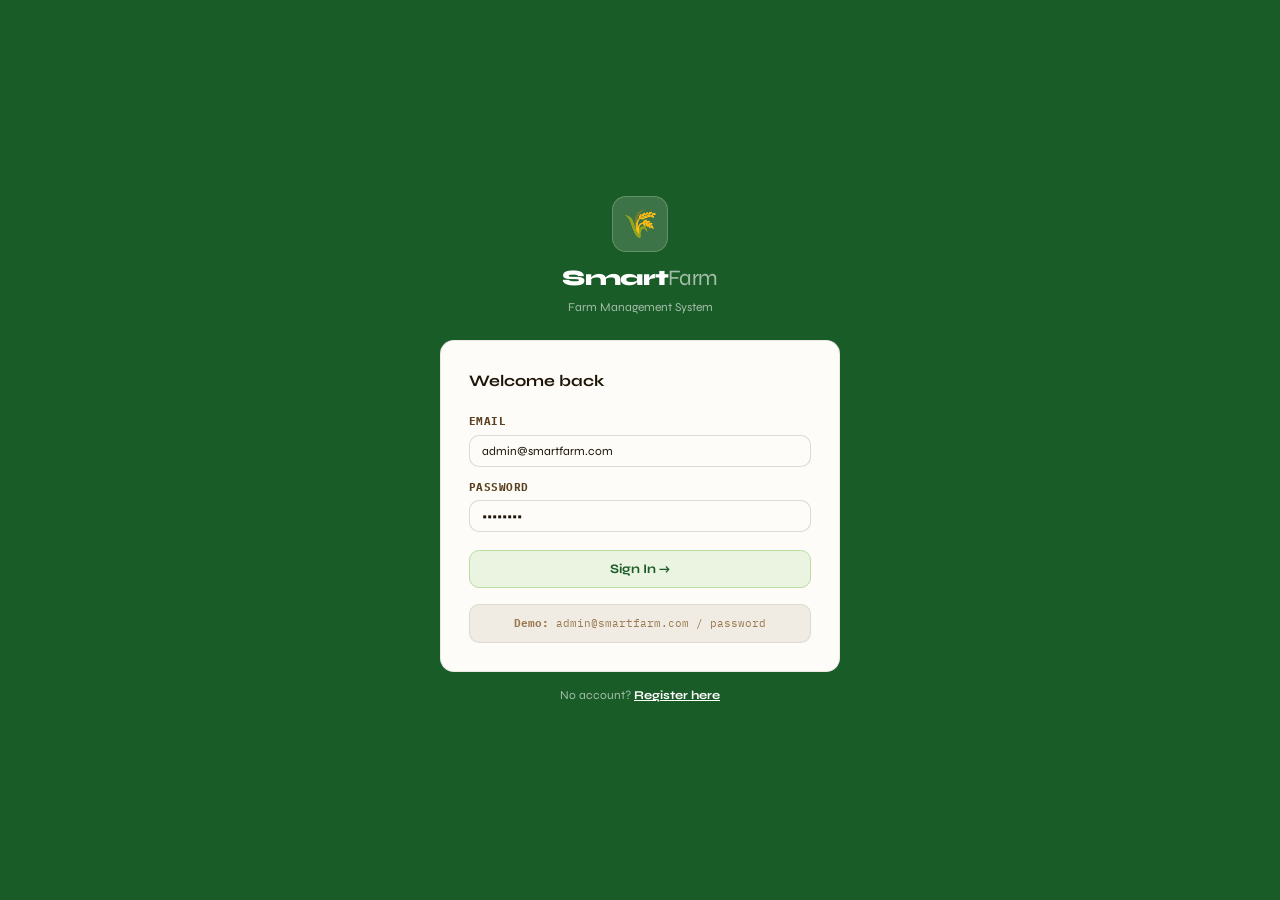
<file: login.html>
<!DOCTYPE html>
<html lang="en">
<head>
  <meta charset="UTF-8">
  <meta name="viewport" content="width=device-width,initial-scale=1">
  <title>SmartFarm — Sign In</title>
  <link rel="stylesheet" href="assets/css/app.css">
  <style>
    body{display:flex;align-items:center;justify-content:center;min-height:100vh;background:var(--green-t);padding:20px}
    .auth-wrap{width:100%;max-width:400px}
    .auth-brand{text-align:center;margin-bottom:24px}
    .auth-logo{width:56px;height:56px;background:rgba(255,255,255,.15);border-radius:14px;display:inline-flex;align-items:center;justify-content:center;font-size:28px;margin-bottom:10px;border:1px solid rgba(255,255,255,.2)}
    .auth-title{font-size:22px;font-weight:800;color:#fff;letter-spacing:-.3px}
    .auth-sub{font-size:12px;color:rgba(255,255,255,.6);margin-top:3px}
    .auth-card{background:var(--surf);border-radius:var(--radius-l);padding:28px;border:1px solid var(--border)}
    .auth-card h2{font-size:16px;font-weight:700;margin-bottom:20px;color:var(--text)}
    .auth-demo{margin-top:16px;padding:10px 12px;background:var(--surf2);border-radius:var(--radius);font-size:11px;color:var(--text3);text-align:center;border:1px solid var(--border);font-family:var(--mono)}
    .auth-footer{text-align:center;margin-top:14px;font-size:12px;color:rgba(255,255,255,.6)}
    .auth-footer a{color:#fff;font-weight:700}
  </style>
</head>
<body>
  <div class="auth-wrap">
    <div class="auth-brand">
      <div class="auth-logo">🌾</div>
      <div class="auth-title">Smart<span style="opacity:.6;font-weight:400">Farm</span></div>
      <div class="auth-sub">Farm Management System</div>
    </div>
    <div class="auth-card">
      <h2>Welcome back</h2>
      <div id="err" class="alert-bar" style="display:none;margin-bottom:14px"></div>
      <div class="form-group" style="margin-bottom:12px">
        <label class="form-label">Email</label>
        <input type="email" id="email" class="form-input" value="admin@smartfarm.com" placeholder="you@example.com">
      </div>
      <div class="form-group" style="margin-bottom:18px">
        <label class="form-label">Password</label>
        <input type="password" id="password" class="form-input" value="password" placeholder="••••••••">
      </div>
      <button onclick="doLogin()" class="btn btn-primary btn-block" style="padding:10px;font-size:13px">Sign In →</button>
      <div class="auth-demo"><strong>Demo:</strong> admin@smartfarm.com / password</div>
    </div>
    <div class="auth-footer">No account? <a href="register.html">Register here</a></div>
  </div>
  <script src="assets/js/app.js"></script>
  <script>
    if(SF.session()) window.location.href='dashboard.html';
    function doLogin(){
      const e=document.getElementById('email').value.trim();
      const p=document.getElementById('password').value;
      const errEl=document.getElementById('err');
      errEl.style.display='none';
      if(!e||!p){errEl.innerHTML='Please fill in all fields.';errEl.style.display='flex';return;}
      const r=SF.login(e,p);
      if(r.ok) window.location.href='dashboard.html';
      else{errEl.innerHTML='⚠ '+r.msg;errEl.style.display='flex';}
    }
    document.addEventListener('keydown',e=>{if(e.key==='Enter')doLogin();});
  </script>
</body>
</html>
</file>
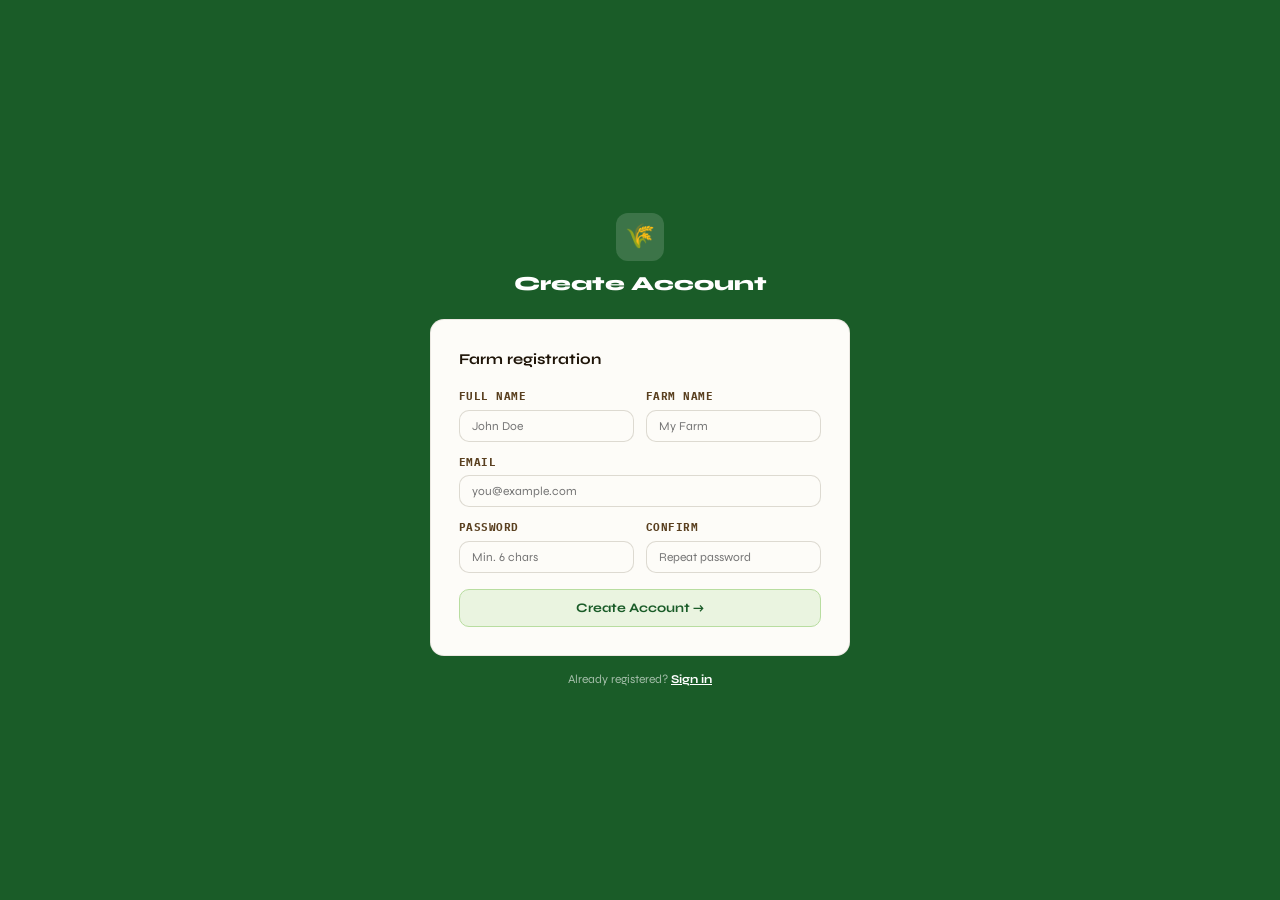
<file: register.html>
<!DOCTYPE html>
<html lang="en">
<head>
  <meta charset="UTF-8"><meta name="viewport" content="width=device-width,initial-scale=1">
  <title>SmartFarm — Register</title>
  <link rel="stylesheet" href="assets/css/app.css">
  <style>
    body{display:flex;align-items:center;justify-content:center;min-height:100vh;background:var(--green-t);padding:20px}
    .auth-wrap{width:100%;max-width:420px}
    .auth-brand{text-align:center;margin-bottom:20px}
    .auth-logo{width:48px;height:48px;background:rgba(255,255,255,.15);border-radius:12px;display:inline-flex;align-items:center;justify-content:center;font-size:24px;margin-bottom:8px}
    .auth-title{font-size:20px;font-weight:800;color:#fff}
    .auth-card{background:var(--surf);border-radius:var(--radius-l);padding:28px;border:1px solid var(--border)}
    .auth-footer{text-align:center;margin-top:14px;font-size:12px;color:rgba(255,255,255,.6)}
    .auth-footer a{color:#fff;font-weight:700}
  </style>
</head>
<body>
  <div class="auth-wrap">
    <div class="auth-brand">
      <div class="auth-logo">🌾</div>
      <div class="auth-title">Create Account</div>
    </div>
    <div class="auth-card">
      <h2 style="font-size:15px;font-weight:700;margin-bottom:18px">Farm registration</h2>
      <div id="err" class="alert-bar" style="display:none;margin-bottom:14px"></div>
      <div class="form-grid">
        <div class="form-group"><label class="form-label">Full Name</label><input type="text" id="name" class="form-input" placeholder="John Doe"></div>
        <div class="form-group"><label class="form-label">Farm Name</label><input type="text" id="farm" class="form-input" placeholder="My Farm"></div>
        <div class="form-group form-span-2"><label class="form-label">Email</label><input type="email" id="email" class="form-input" placeholder="you@example.com"></div>
        <div class="form-group"><label class="form-label">Password</label><input type="password" id="pwd" class="form-input" placeholder="Min. 6 chars"></div>
        <div class="form-group"><label class="form-label">Confirm</label><input type="password" id="pwd2" class="form-input" placeholder="Repeat password"></div>
      </div>
      <button onclick="doRegister()" class="btn btn-primary btn-block" style="margin-top:16px;padding:10px;font-size:13px">Create Account →</button>
    </div>
    <div class="auth-footer">Already registered? <a href="login.html">Sign in</a></div>
  </div>
  <script src="assets/js/app.js"></script>
  <script>
    if(SF.session()) window.location.href='dashboard.html';
    function doRegister(){
      const n=document.getElementById('name').value.trim();
      const e=document.getElementById('email').value.trim();
      const f=document.getElementById('farm').value.trim();
      const p=document.getElementById('pwd').value;
      const p2=document.getElementById('pwd2').value;
      const err=document.getElementById('err');err.style.display='none';
      if(!n||!e||!p){err.innerHTML='⚠ Please fill in all required fields.';err.style.display='flex';return;}
      if(p!==p2){err.innerHTML='⚠ Passwords do not match.';err.style.display='flex';return;}
      if(p.length<6){err.innerHTML='⚠ Password must be at least 6 characters.';err.style.display='flex';return;}
      const r=SF.register(n,e,p,f);
      if(r.ok){SF.login(e,p);window.location.href='dashboard.html';}
      else{err.innerHTML='⚠ '+r.msg;err.style.display='flex';}
    }
  </script>
</body>
</html>
</file>
<file: assets/css/app.css>
@import url('https://fonts.googleapis.com/css2?family=Syne:wght@400;500;600;700;800&family=IBM+Plex+Mono:wght@400;500&display=swap');

*,*::before,*::after{box-sizing:border-box;margin:0;padding:0}

:root {
  --green:    #2d7a3a;
  --green-l:  #eaf4e0;
  --green-m:  #b8dda0;
  --green-t:  #1a5c28;
  --amber:    #b87418;
  --amber-l:  #faeeda;
  --amber-m:  #f5c97a;
  --red:      #a83030;
  --red-l:    #fceaea;
  --red-m:    #f0a0a0;
  --blue:     #1a60a8;
  --blue-l:   #e4f0fc;
  --blue-m:   #88b8ec;
  --gray:     #5c5c5a;
  --bg:       #f2f0ea;
  --surf:     #fdfcf8;
  --surf2:    #f0ece4;
  --border:   rgba(60,40,10,.09);
  --border2:  rgba(60,40,10,.16);
  --text:     #1e1408;
  --text2:    #5a4020;
  --text3:    #9a7850;
  --radius:   10px;
  --radius-l: 14px;
  --shadow:   0 1px 3px rgba(0,0,0,.06), 0 4px 12px rgba(0,0,0,.05);
  --font:     'Syne', sans-serif;
  --mono:     'IBM Plex Mono', monospace;
}

body { font-family:var(--font); background:var(--bg); color:var(--text); font-size:13px; line-height:1.5; min-height:100vh; }

/* ── SHELL ── */
.shell { display:grid; grid-template-columns:210px 1fr; grid-template-rows:auto 1fr; min-height:100vh; }

/* ── TOPBAR ── */
.topbar {
  grid-column:1/-1;
  display:flex; align-items:center; justify-content:space-between;
  padding:0 18px; height:48px;
  background:var(--surf); border-bottom:1px solid var(--border);
  position:sticky; top:0; z-index:100;
}
.tb-brand { display:flex; align-items:center; gap:9px; }
.tb-logo  { width:30px; height:30px; background:var(--green); border-radius:7px; display:flex; align-items:center; justify-content:center; font-size:16px; }
.tb-name  { font-size:15px; font-weight:700; letter-spacing:-.2px; color:var(--text); }
.tb-name em { color:var(--green-t); font-style:normal; }
.tb-right { display:flex; align-items:center; gap:10px; }
.live-pill { display:flex; align-items:center; gap:5px; background:var(--green-l); border:1px solid var(--green-m); padding:4px 10px; border-radius:20px; font-size:11px; color:var(--green-t); font-family:var(--mono); }
.live-dot { width:6px; height:6px; border-radius:50%; background:var(--green); animation:pulse 1.6s ease-in-out infinite; }
@keyframes pulse{0%,100%{opacity:1}50%{opacity:.35}}
.tb-time { font-size:11px; color:var(--text3); font-family:var(--mono); }
.tb-avatar { width:28px; height:28px; border-radius:50%; background:var(--green-l); border:1px solid var(--green-m); display:flex; align-items:center; justify-content:center; font-size:11px; font-weight:700; color:var(--green-t); cursor:pointer; }

/* ── SIDEBAR ── */
.sidebar {
  background:var(--surf); border-right:1px solid var(--border);
  display:flex; flex-direction:column; overflow-y:auto;
  position:sticky; top:48px; height:calc(100vh - 48px);
}
.sb-farm { margin:12px 10px; padding:10px 12px; background:var(--green-l); border:1px solid var(--green-m); border-radius:var(--radius); }
.sb-farm-tag  { font-size:9px; font-family:var(--mono); color:var(--green-t); text-transform:uppercase; letter-spacing:.07em; }
.sb-farm-name { font-size:12px; font-weight:700; color:var(--green-t); margin-top:2px; }
.sb-farm-loc  { font-size:10px; color:var(--text3); margin-top:1px; }
.sb-section { font-size:9px; font-family:var(--mono); color:var(--text3); text-transform:uppercase; letter-spacing:.08em; padding:10px 14px 4px; }
.nav-link {
  display:flex; align-items:center; gap:9px;
  padding:8px 14px; font-size:12px; font-weight:600; color:var(--text2);
  cursor:pointer; border-left:2.5px solid transparent;
  transition:all .14s; text-decoration:none; border-radius:0;
  margin-bottom:1px;
}
.nav-link:hover { background:var(--surf2); color:var(--text); }
.nav-link.active { background:var(--green-l); color:var(--green-t); border-left-color:var(--green); }
.nav-icon { font-size:14px; width:18px; text-align:center; }
.nav-badge { margin-left:auto; background:var(--red); color:#fff; font-size:9px; border-radius:9px; padding:1px 5px; font-family:var(--mono); }
.nav-badge.g { background:var(--green); }
.sb-footer { margin-top:auto; padding:12px 14px; border-top:1px solid var(--border); }
.sb-user  { display:flex; align-items:center; gap:9px; }
.sb-av    { width:30px; height:30px; border-radius:50%; background:var(--green-l); border:1px solid var(--green-m); display:flex; align-items:center; justify-content:center; font-size:11px; font-weight:700; color:var(--green-t); flex-shrink:0; }
.sb-uname { font-size:12px; font-weight:700; }
.sb-role  { font-size:10px; color:var(--text3); text-transform:capitalize; }
.sb-logout{ display:flex; align-items:center; gap:6px; margin-top:8px; font-size:11px; color:var(--text3); cursor:pointer; padding:6px 0; font-family:var(--mono); border:none; background:none; font-family:var(--font); width:100%; }
.sb-logout:hover { color:var(--red); }

/* ── CONTENT ── */
.content { background:var(--bg); overflow-y:auto; }
.page    { display:none; padding:18px 20px; }
.page.active { display:block; }

/* ── ALERT BAR ── */
.alert-bar {
  display:flex; align-items:center; gap:10px;
  background:var(--red-l); border:1px solid var(--red-m);
  border-radius:var(--radius); padding:10px 14px;
  margin-bottom:16px; font-size:12px; color:var(--red);
  animation:fadeIn .3s ease;
}
@keyframes fadeIn{from{opacity:0;transform:translateY(-4px)}to{opacity:1;transform:none}}
.alert-link { color:var(--red); text-decoration:underline; cursor:pointer; margin-left:4px; font-weight:700; }

/* ── KPI ROW ── */
.kpi-row { display:grid; grid-template-columns:repeat(5,1fr); gap:10px; margin-bottom:16px; }
.kpi-row.cols-4 { grid-template-columns:repeat(4,1fr); }
.kpi {
  background:var(--surf); border:1px solid var(--border);
  border-radius:var(--radius); padding:14px; position:relative; overflow:hidden;
}
.kpi::before { content:''; position:absolute; top:0; left:0; right:0; height:3px; background:var(--kpi-accent,var(--amber)); border-radius:var(--radius) var(--radius) 0 0; }
.kpi-lbl { font-size:9px; font-family:var(--mono); color:var(--text3); text-transform:uppercase; letter-spacing:.06em; margin-bottom:7px; }
.kpi-val { font-size:22px; font-weight:700; letter-spacing:-.5px; line-height:1; }
.kpi-val.good { color:var(--green-t); }
.kpi-val.bad  { color:var(--red); }
.kpi-val.warn { color:var(--amber); }
.kpi-delta { display:inline-flex; align-items:center; gap:3px; font-size:10px; font-family:var(--mono); margin-top:6px; padding:2px 7px; border-radius:20px; }
.delta-up { background:var(--green-l); color:var(--green-t); }
.delta-dn { background:var(--red-l); color:var(--red); }
.delta-nt { background:var(--amber-l); color:var(--amber); }

/* ── GRID LAYOUTS ── */
.grid-2    { display:grid; grid-template-columns:3fr 2fr; gap:14px; }
.grid-2b   { display:grid; grid-template-columns:1fr 1fr; gap:14px; }
.grid-3    { display:grid; grid-template-columns:repeat(3,1fr); gap:14px; }

/* ── PANELS ── */
.panel { background:var(--surf); border:1px solid var(--border); border-radius:var(--radius-l); overflow:hidden; margin-bottom:14px; }
.panel:last-child { margin-bottom:0; }
.ph { display:flex; align-items:center; justify-content:space-between; padding:11px 16px; border-bottom:1px solid var(--border); }
.ph-title { font-size:12px; font-weight:700; }
.ph-meta  { font-size:10px; color:var(--text3); font-family:var(--mono); }
.ph-actions { display:flex; gap:6px; align-items:center; }

/* ── BUTTONS ── */
.btn { display:inline-flex; align-items:center; gap:5px; padding:5px 12px; font-size:11px; font-weight:700; border-radius:var(--radius); border:1px solid var(--border2); background:transparent; color:var(--text2); cursor:pointer; font-family:var(--font); transition:all .14s; text-decoration:none; }
.btn:hover { border-color:var(--green); color:var(--green-t); }
.btn-primary { background:var(--green-l); color:var(--green-t); border-color:var(--green-m); }
.btn-primary:hover { background:var(--green); color:#fff; border-color:var(--green); }
.btn-danger  { background:var(--red-l); color:var(--red); border-color:var(--red-m); }
.btn-danger:hover { background:var(--red); color:#fff; }
.btn-sm { padding:3px 9px; font-size:10px; }
.btn-block { width:100%; justify-content:center; }

/* ── CHIPS / BADGES ── */
.chip { display:inline-flex; align-items:center; gap:3px; font-size:9px; font-weight:700; padding:2px 8px; border-radius:20px; font-family:var(--mono); white-space:nowrap; }
.chip-ok   { background:var(--green-l); color:var(--green-t); border:1px solid var(--green-m); }
.chip-bad  { background:var(--red-l);   color:var(--red);     border:1px solid var(--red-m);   }
.chip-warn { background:var(--amber-l); color:var(--amber);   border:1px solid var(--amber-m); }
.chip-blue { background:var(--blue-l);  color:var(--blue);    border:1px solid var(--blue-m);  }
.chip-gray { background:var(--surf2);   color:var(--gray);    border:1px solid var(--border2); }

/* ── DATA TABLE ── */
.tbl { width:100%; border-collapse:collapse; font-size:11px; }
.tbl th { text-align:left; padding:8px 14px; font-size:9px; font-family:var(--mono); color:var(--text3); text-transform:uppercase; letter-spacing:.06em; border-bottom:1px solid var(--border); font-weight:500; }
.tbl td { padding:10px 14px; border-bottom:1px solid var(--border); vertical-align:middle; color:var(--text2); }
.tbl tr:last-child td { border-bottom:none; }
.tbl tr:hover td { background:var(--surf2); cursor:pointer; }
.animal-ico { width:28px; height:28px; border-radius:50%; background:var(--amber-l); display:flex; align-items:center; justify-content:center; font-size:15px; }

/* ── FEED BARS ── */
.feed-item { display:flex; align-items:center; gap:10px; padding:10px 16px; border-bottom:1px solid var(--border); }
.feed-item:last-child { border-bottom:none; }
.feed-name { font-size:11px; font-weight:700; min-width:90px; color:var(--text2); }
.feed-track { flex:1; height:6px; background:var(--surf2); border-radius:3px; overflow:hidden; border:1px solid var(--border); }
.feed-fill { height:100%; border-radius:3px; transition:width .8s ease; }
.feed-pct { font-size:10px; font-family:var(--mono); color:var(--text3); min-width:36px; text-align:right; }
.feed-btn { font-size:10px; font-weight:600; padding:3px 9px; border-radius:20px; border:1px solid var(--border2); background:none; color:var(--text3); cursor:pointer; font-family:var(--font); white-space:nowrap; transition:all .14s; }
.feed-btn:hover { border-color:var(--amber); color:var(--amber); }
.feed-btn.urgent { border-color:var(--red); color:var(--red); font-weight:700; }

/* ── LOG ROWS ── */
.log-row { display:flex; align-items:flex-start; gap:10px; padding:9px 16px; border-bottom:1px solid var(--border); }
.log-row:last-child { border-bottom:none; }
.log-row:hover { background:var(--surf2); }
.log-dot { width:7px; height:7px; border-radius:50%; margin-top:4px; flex-shrink:0; }
.log-msg  { font-size:11px; color:var(--text2); flex:1; line-height:1.5; }
.log-time { font-size:10px; color:var(--text3); font-family:var(--mono); margin-top:1px; }

/* ── WEATHER ── */
.wx-row { display:flex; justify-content:space-around; padding:14px 18px; }
.wx-col { text-align:center; }
.wx-t { font-size:9px; font-family:var(--mono); color:var(--text3); margin-bottom:5px; }
.wx-i { font-size:22px; margin-bottom:4px; }
.wx-v { font-size:13px; font-weight:700; }
.wx-r { font-size:9px; color:var(--blue); margin-top:2px; }
.wx-warn { background:var(--amber-l); border-top:1px solid var(--amber-m); padding:8px 16px; font-size:11px; color:var(--amber); }

/* ── HEALTH CARDS ── */
.health-grid { display:grid; grid-template-columns:repeat(2,1fr); gap:12px; }
.hcard { background:var(--surf); border:1px solid var(--border); border-radius:var(--radius); padding:16px; cursor:pointer; transition:all .18s; }
.hcard:hover { border-color:var(--amber-m); box-shadow:0 4px 16px rgba(100,60,0,.1); }
.hcard-top { display:flex; align-items:center; gap:12px; margin-bottom:12px; }
.hcard-ico { width:42px; height:42px; border-radius:50%; background:var(--amber-l); display:flex; align-items:center; justify-content:center; font-size:24px; flex-shrink:0; }
.hcard-name  { font-size:14px; font-weight:700; }
.hcard-breed { font-size:10px; color:var(--text3); margin-top:1px; }
.hcard-metrics { display:grid; grid-template-columns:repeat(3,1fr); gap:8px; margin-bottom:10px; }
.hm { background:var(--surf2); border-radius:var(--radius); padding:8px; text-align:center; }
.hm-lbl { font-size:9px; color:var(--text3); font-family:var(--mono); margin-bottom:2px; }
.hm-val { font-size:14px; font-weight:700; }
.hm-val.bad  { color:var(--red); }
.hm-val.warn { color:var(--amber); }
.hcard-note { font-size:11px; color:var(--text3); line-height:1.6; }

/* ── FORMS ── */
.form-grid { display:grid; grid-template-columns:1fr 1fr; gap:12px; }
.form-group { display:flex; flex-direction:column; gap:5px; }
.form-label { font-size:11px; font-weight:700; color:var(--text2); font-family:var(--mono); text-transform:uppercase; letter-spacing:.04em; }
.form-input, .form-select, .form-textarea {
  width:100%; padding:8px 12px; border:1px solid var(--border2);
  border-radius:var(--radius); font-size:12px; font-family:var(--font);
  background:var(--surf); color:var(--text); transition:.15s;
}
.form-input:focus, .form-select:focus, .form-textarea:focus {
  outline:none; border-color:var(--green); box-shadow:0 0 0 3px rgba(45,122,58,.1);
}
.form-textarea { resize:vertical; min-height:72px; }
.form-span-2 { grid-column:1/-1; }
.req { color:var(--red); }

/* ── SETTINGS TOGGLE ── */
.s-row { display:flex; align-items:center; justify-content:space-between; padding:12px 16px; border-bottom:1px solid var(--border); }
.s-row:last-child { border-bottom:none; }
.s-key  { font-size:12px; font-weight:700; }
.s-desc { font-size:10px; color:var(--text3); margin-top:2px; }
.sw { position:relative; width:38px; height:22px; flex-shrink:0; }
.sw input { opacity:0; width:0; height:0; }
.sw-sl { position:absolute; inset:0; background:var(--surf2); border:1px solid var(--border2); border-radius:11px; cursor:pointer; transition:.2s; }
.sw-sl::before { content:''; position:absolute; width:16px; height:16px; left:2px; top:2px; background:var(--text3); border-radius:50%; transition:.2s; }
.sw input:checked+.sw-sl { background:var(--green-l); border-color:var(--green-m); }
.sw input:checked+.sw-sl::before { transform:translateX(16px); background:var(--green); }

/* ── FINANCIAL ROWS ── */
.fin-row { display:flex; justify-content:space-between; align-items:center; padding:9px 16px; border-bottom:1px solid var(--border); font-size:12px; }
.fin-row:last-child { border-bottom:none; }
.fin-row.total { background:var(--surf2); }
.fin-lbl { color:var(--text2); }
.fin-val { font-weight:700; font-family:var(--mono); }
.fin-val.income { color:var(--green-t); }
.fin-val.expense { color:var(--red); }

/* ── EMPTY STATE ── */
.empty { text-align:center; padding:50px 20px; }
.empty-ico { font-size:48px; margin-bottom:12px; }
.empty h3 { font-size:16px; font-weight:700; margin-bottom:6px; }
.empty p { color:var(--text3); font-size:13px; margin-bottom:16px; }

/* ── ACTION GRID ── */
.action-grid { display:grid; grid-template-columns:1fr 1fr; gap:10px; padding:16px; }
.abtn { display:flex; flex-direction:column; gap:4px; padding:14px; background:var(--surf2); border:1px solid var(--border); border-radius:var(--radius); cursor:pointer; font-family:var(--font); color:var(--text); text-align:left; transition:all .18s; text-decoration:none; }
.abtn:hover { border-color:var(--amber-m); background:var(--amber-l); }
.abtn-ico { font-size:22px; }
.abtn-lbl { font-size:12px; font-weight:700; }
.abtn-desc { font-size:10px; color:var(--text3); }

/* ── HEATMAP ── */
.hm-grid { display:grid; grid-template-columns:repeat(6,1fr); gap:6px; padding:14px 16px; }
.hm-cell { aspect-ratio:1.4; border-radius:var(--radius); display:flex; flex-direction:column; align-items:center; justify-content:center; font-size:9px; font-family:var(--mono); cursor:pointer; border:1px solid transparent; transition:transform .13s; }
.hm-cell:hover { transform:scale(1.06); }
.hm-great { background:var(--green-l); color:var(--green-t); border-color:var(--green-m); }
.hm-good  { background:#edf5e4; color:var(--green); border-color:var(--green-m); }
.hm-warn  { background:var(--amber-l); color:var(--amber); border-color:var(--amber-m); }
.hm-bad   { background:var(--red-l); color:var(--red); border-color:var(--red-m); animation:blink 1.2s ease-in-out infinite; }
.hm-off   { background:var(--surf2); color:var(--text3); border-color:var(--border); }
@keyframes blink{0%,100%{opacity:1}50%{opacity:.5}}

/* ── MOBILE SIDEBAR OVERLAY ── */
#overlay { display:none; position:fixed; inset:0; background:rgba(0,0,0,.4); z-index:90; }
#overlay.show { display:block; }
.menu-btn { display:none; background:none; border:none; font-size:20px; cursor:pointer; color:var(--text2); padding:4px; }

/* ── MISC ── */
.monospace { font-family:var(--mono); }
.text-right { text-align:right; }
.text-bad  { color:var(--red); }
.text-good { color:var(--green-t); }
.text-warn { color:var(--amber); }
.text-muted{ color:var(--text3); }

/* ── RESPONSIVE ── */
@media(max-width:768px){
  .shell { grid-template-columns:1fr; }
  .sidebar { position:fixed; left:0; top:48px; height:calc(100vh - 48px); z-index:95; transform:translateX(-100%); transition:.25s; }
  .sidebar.open { transform:translateX(0); box-shadow:var(--shadow); }
  .menu-btn { display:block; }
  .grid-2,.grid-2b,.grid-3,.health-grid,.form-grid,.action-grid { grid-template-columns:1fr; }
  .kpi-row { grid-template-columns:repeat(2,1fr); }
  .kpi-row.cols-4 { grid-template-columns:repeat(2,1fr); }
}
@media(max-width:380px){
  .kpi-row { grid-template-columns:1fr; }
}
</file>
